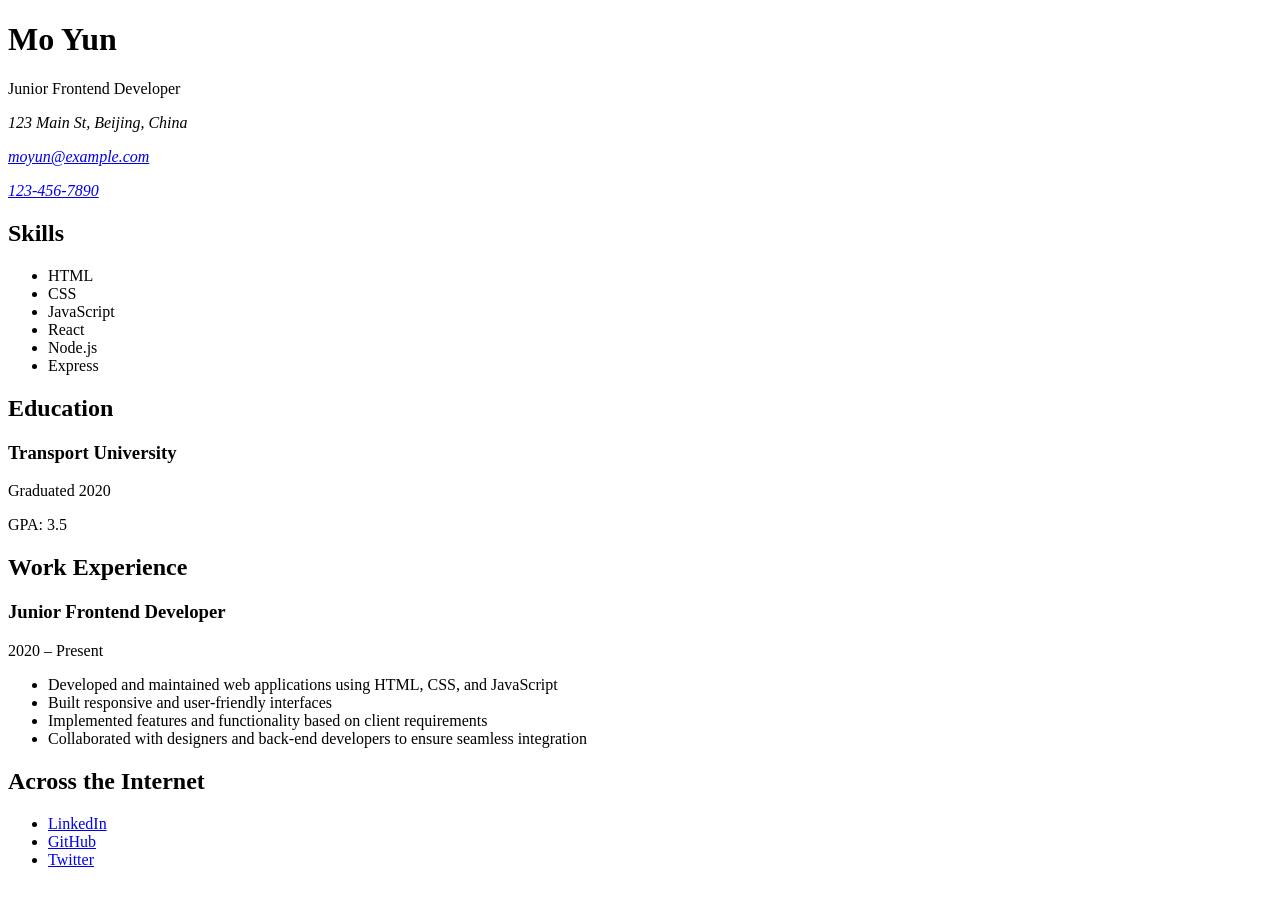
<file: frontend-projects/beginner/01-single-page-cv/index.html>
<!DOCTYPE html>
<html lang="en">
<head>
    <meta charset="UTF-8">
    <meta name="viewport" content="width=device-width, initial-scale=1.0">

    <title>Mo Yun — Junior Frontend Developer</title>
    <meta name="description" content="Single-page CV of Mo Yun, a frontend developer: skills, education, work experience and links.">
    <meta name="author" content="Mo Yun">

    <!-- Open Graph：社交分享卡片。og:url / og:image 协议要求绝对地址，等有部署域名再补 -->
    <meta property="og:title" content="Mo Yun — Junior Frontend Developer">
    <meta property="og:description" content="Frontend developer CV: skills, education and work experience.">
    <meta property="og:type" content="profile">
    <meta property="og:site_name" content="Mo Yun — CV">

    <link rel="icon" href="favicon.svg" type="image/svg+xml">
</head>
<body>
    <header>
        <h1>Mo Yun</h1>
        <p>Junior Frontend Developer</p>
        <address>
            <p>123 Main St, Beijing, China</p>
            <p><a href="mailto:moyun@example.com">moyun@example.com</a></p>
            <p><a href="tel:+861234567890">123-456-7890</a></p>
        </address>
    </header>

    <main>
        <section>
            <h2>Skills</h2>
            <ul>
                <li>HTML</li>
                <li>CSS</li>
                <li>JavaScript</li>
                <li>React</li>
                <li>Node.js</li>
                <li>Express</li>
            </ul>
        </section>

        <section>
            <h2>Education</h2>
            <article>
                <h3>Transport University</h3>
                <p>Graduated <time datetime="2020">2020</time></p>
                <p>GPA: 3.5</p>
            </article>
        </section>

        <section>
            <h2>Work Experience</h2>
            <article>
                <h3>Junior Frontend Developer</h3>
                <p><time datetime="2020">2020</time> – Present</p>
                <ul>
                    <li>Developed and maintained web applications using HTML, CSS, and JavaScript</li>
                    <li>Built responsive and user-friendly interfaces</li>
                    <li>Implemented features and functionality based on client requirements</li>
                    <li>Collaborated with designers and back-end developers to ensure seamless integration</li>
                </ul>
            </article>
        </section>

        <section>
            <h2>Across the Internet</h2>
            <ul>
                <li><a href="https://www.linkedin.com/in/moyun">LinkedIn</a></li>
                <li><a href="https://github.com/moyun">GitHub</a></li>
                <li><a href="https://twitter.com/moyun">Twitter</a></li>
            </ul>
        </section>
    </main>
</body>
</html>
</file>
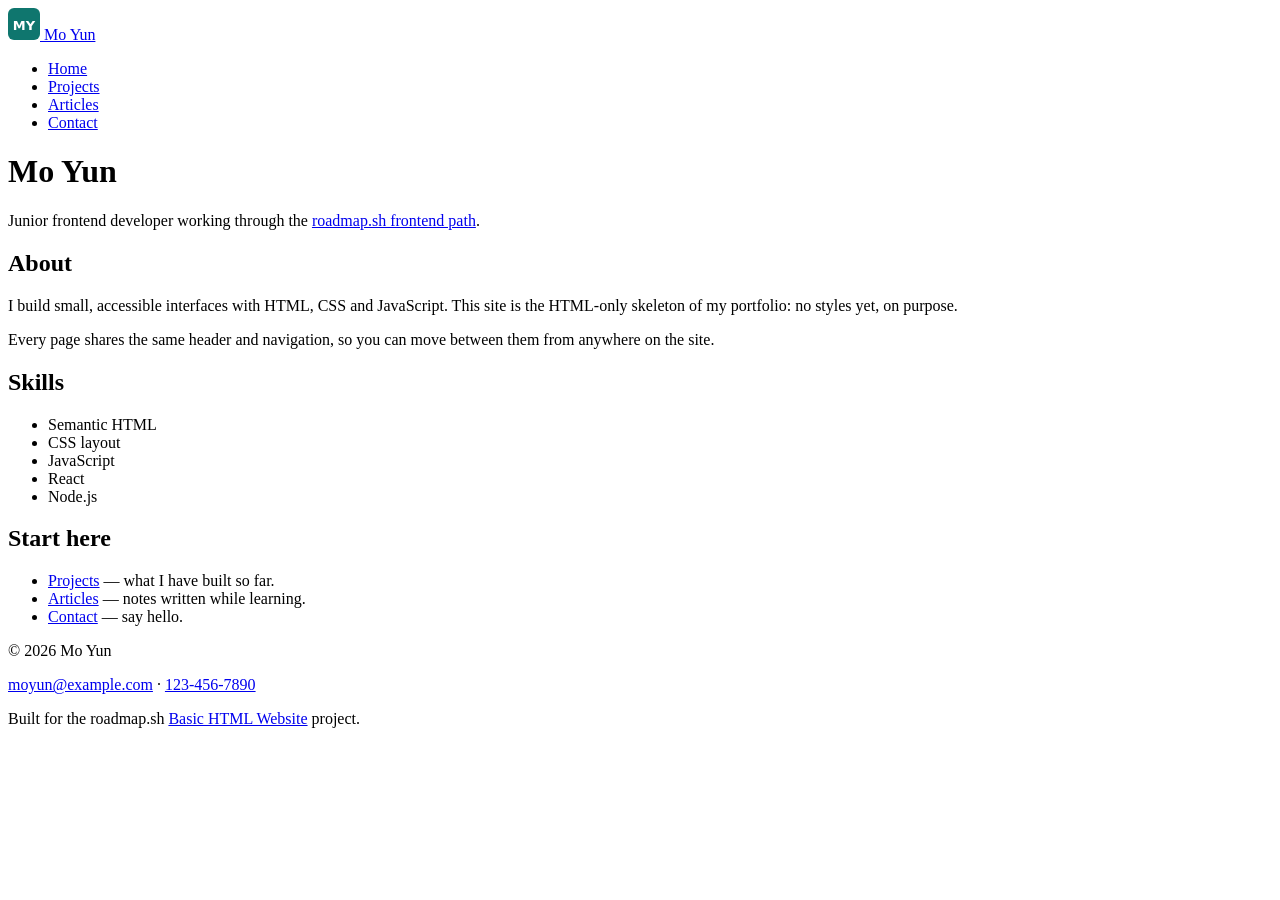
<file: frontend-projects/beginner/02-basic-html-website/index.html>
<!DOCTYPE html>
<html lang="en">
<head>
    <meta charset="UTF-8">
    <meta name="viewport" content="width=device-width, initial-scale=1.0">

    <title>Mo Yun — Junior Frontend Developer</title>
    <meta name="description" content="Mo Yun, junior frontend developer. Projects and notes from the roadmap.sh frontend path, built with plain HTML.">
    <meta name="author" content="Mo Yun">

    <meta property="og:title" content="Mo Yun — Junior Frontend Developer">
    <meta property="og:description" content="Projects and notes from the roadmap.sh frontend path.">
    <meta property="og:type" content="website">
    <meta property="og:site_name" content="Mo Yun">

    <link rel="icon" href="favicon.svg" type="image/svg+xml">
</head>
<body>
    <header>
        <a href="./index.html">
            <img src="favicon.svg" width="32" height="32" alt="">
            Mo Yun
        </a>
        <nav aria-label="Main">
            <ul>
                <li><a href="./index.html" aria-current="page">Home</a></li>
                <li><a href="./projects.html">Projects</a></li>
                <li><a href="./articles.html">Articles</a></li>
                <li><a href="./contact.html">Contact</a></li>
            </ul>
        </nav>
    </header>

    <main>
        <h1>Mo Yun</h1>
        <p>Junior frontend developer working through the <a href="https://roadmap.sh/frontend">roadmap.sh frontend path</a>.</p>

        <section>
            <h2>About</h2>
            <p>I build small, accessible interfaces with HTML, CSS and JavaScript. This site is the HTML-only skeleton of my portfolio: no styles yet, on purpose.</p>
            <p>Every page shares the same header and navigation, so you can move between them from anywhere on the site.</p>
        </section>

        <section>
            <h2>Skills</h2>
            <ul>
                <li>Semantic HTML</li>
                <li>CSS layout</li>
                <li>JavaScript</li>
                <li>React</li>
                <li>Node.js</li>
            </ul>
        </section>

        <section>
            <h2>Start here</h2>
            <ul>
                <li><a href="./projects.html">Projects</a> — what I have built so far.</li>
                <li><a href="./articles.html">Articles</a> — notes written while learning.</li>
                <li><a href="./contact.html">Contact</a> — say hello.</li>
            </ul>
        </section>
    </main>

    <footer>
        <p>© 2026 Mo Yun</p>
        <p><a href="mailto:moyun@example.com">moyun@example.com</a> · <a href="tel:+861234567890">123-456-7890</a></p>
        <p>Built for the roadmap.sh <a href="https://roadmap.sh/projects/basic-html-website">Basic HTML Website</a> project.</p>
    </footer>
</body>
</html>
</file>
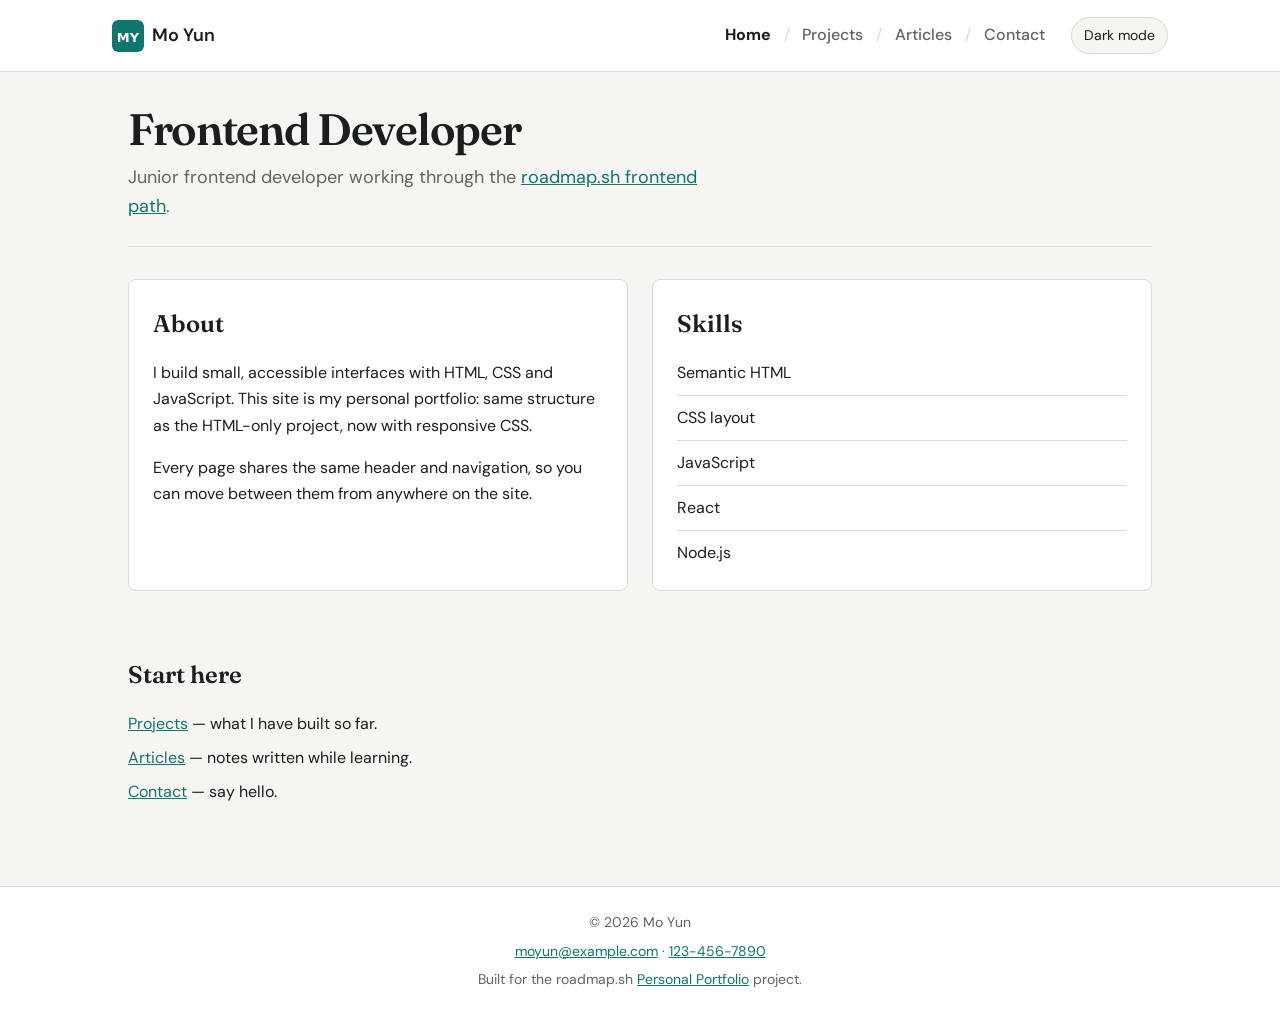
<file: frontend-projects/beginner/03-portfolio-website/index.html>
<!DOCTYPE html>
<html lang="en">
<head>
    <meta charset="UTF-8">
    <meta name="viewport" content="width=device-width, initial-scale=1.0">

    <title>Mo Yun — Junior Frontend Developer</title>
    <meta name="description" content="Mo Yun, junior frontend developer. Projects and notes from the roadmap.sh frontend path.">
    <meta name="author" content="Mo Yun">

    <meta property="og:title" content="Mo Yun — Junior Frontend Developer">
    <meta property="og:description" content="Projects and notes from the roadmap.sh frontend path.">
    <meta property="og:type" content="website">
    <meta property="og:site_name" content="Mo Yun">

    <link rel="icon" href="favicon.svg" type="image/svg+xml">
    <link rel="preconnect" href="https://fonts.googleapis.com">
    <link rel="preconnect" href="https://fonts.gstatic.com" crossorigin>
    <link href="https://fonts.googleapis.com/css2?family=DM+Sans:ital,opsz,wght@0,9..40,400;0,9..40,500;0,9..40,600;0,9..40,700;1,9..40,400&family=Fraunces:opsz,wght@9..144,600&display=swap" rel="stylesheet">
    <link rel="stylesheet" href="./styles.css">
    <script src="./theme.js" defer></script>
</head>
<body>
    <header class="site-header">
        <a href="./index.html" class="brand">
            <img src="favicon.svg" width="32" height="32" alt="">
            <span>Mo Yun</span>
        </a>
        <nav aria-label="Main" class="site-nav">
            <ul>
                <li><a href="./index.html" aria-current="page">Home</a></li>
                <li><a href="./projects.html">Projects</a></li>
                <li><a href="./articles.html">Articles</a></li>
                <li><a href="./contact.html">Contact</a></li>
            </ul>
        </nav>
        <button type="button" class="theme-toggle" id="theme-toggle" aria-pressed="false">Dark mode</button>
    </header>

    <main class="site-main">
        <section class="hero">
            <h1>Frontend Developer</h1>
            <p>Junior frontend developer working through the <a href="https://roadmap.sh/frontend">roadmap.sh frontend path</a>.</p>
        </section>

        <div class="home-grid">
            <section class="section panel">
                <h2>About</h2>
                <p>I build small, accessible interfaces with HTML, CSS and JavaScript. This site is my personal portfolio: same structure as the HTML-only project, now with responsive CSS.</p>
                <p>Every page shares the same header and navigation, so you can move between them from anywhere on the site.</p>
            </section>

            <section class="section panel">
                <h2>Skills</h2>
                <ul class="skills-list">
                    <li>Semantic HTML</li>
                    <li>CSS layout</li>
                    <li>JavaScript</li>
                    <li>React</li>
                    <li>Node.js</li>
                </ul>
            </section>
        </div>

        <section class="section">
            <h2>Start here</h2>
            <ul class="start-list">
                <li><a href="./projects.html">Projects</a> — what I have built so far.</li>
                <li><a href="./articles.html">Articles</a> — notes written while learning.</li>
                <li><a href="./contact.html">Contact</a> — say hello.</li>
            </ul>
        </section>
    </main>

    <footer class="site-footer">
        <p>© 2026 Mo Yun</p>
        <p><a href="mailto:moyun@example.com">moyun@example.com</a> · <a href="tel:+861234567890">123-456-7890</a></p>
        <p>Built for the roadmap.sh <a href="https://roadmap.sh/projects/portfolio-website">Personal Portfolio</a> project.</p>
    </footer>
</body>
</html>
</file>
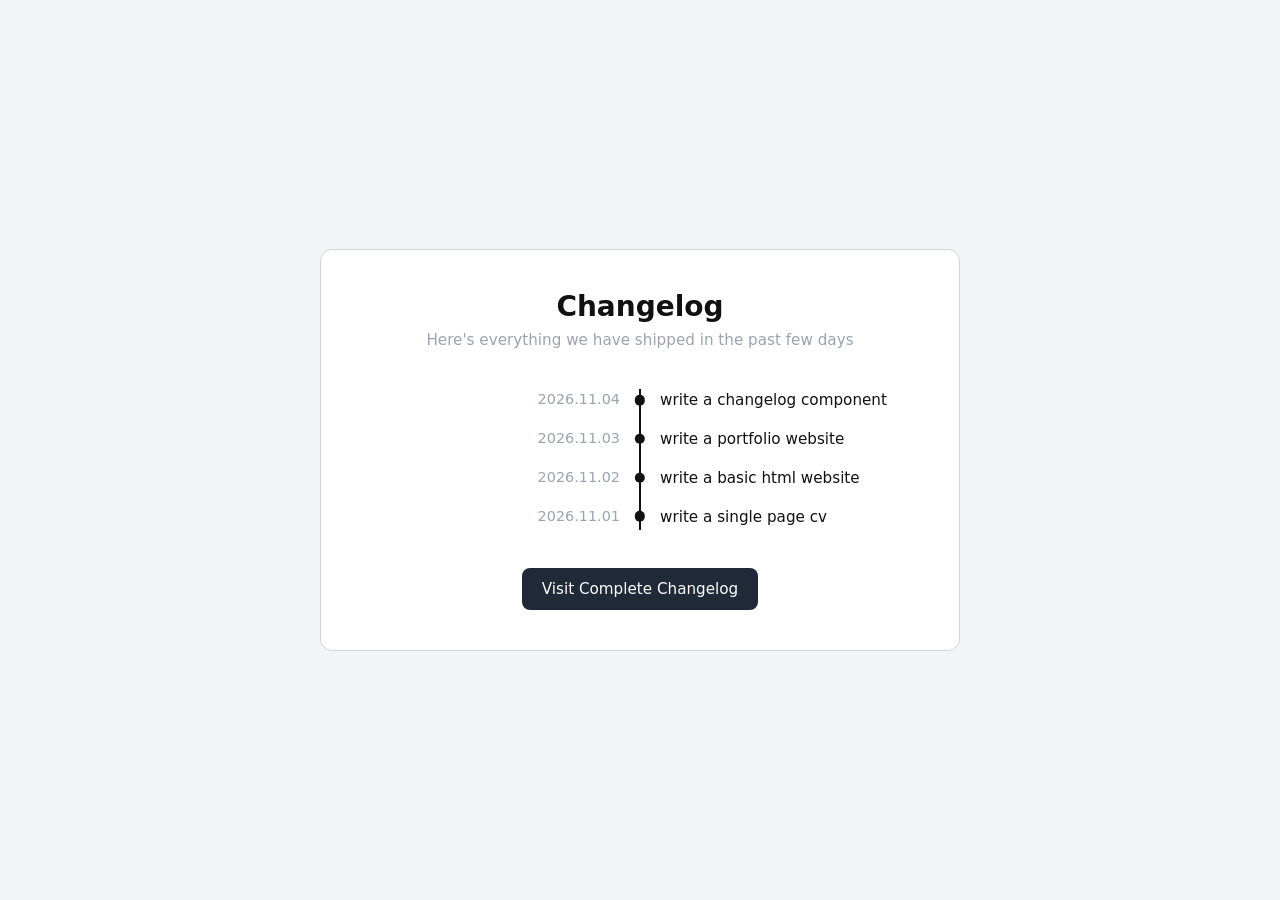
<file: frontend-projects/beginner/04-changelog-component/index.html>
<!DOCTYPE html>
<html lang="en">
<head>
  <meta charset="UTF-8">
  <meta name="viewport" content="width=device-width, initial-scale=1.0">
  <title>Changelog Component</title>
  <link rel="stylesheet" href="style.css">
</head>
<body>
  <!-- 可嵌入的组件根：样式都挂在这里，别绑死在 body 上 -->
  <section class="changelog" aria-labelledby="changelog-title">
    <header class="changelog_header">
      <h1 id="changelog-title">Changelog</h1>
      <p class="changelog_subtitle">
        Here's everything we have shipped in the past few days
      </p>
    </header>

    <ol class="changelog_list">
        <li class="changelog_item">
            <time class="changelog_date" datetime="2026-11-04">2026.11.04</time>
            <p class="changelog_text">write a changelog component</p>
          </li>
        <li class="changelog_item">
            <time class="changelog_date" datetime="2026-11-03">2026.11.03</time>
            <p class="changelog_text">write a portfolio website</p>
          </li>
          <li class="changelog_item">
            <time class="changelog_date" datetime="2026-11-02">2026.11.02</time>
            <p class="changelog_text">write a basic html website</p>
          </li>
      <li class="changelog_item">
        <time class="changelog_date" datetime="2026-11-01">2026.11.01</time>
        <p class="changelog_text">write a single page cv</p>
      </li>
    </ol>

    <p class="changelog_footer">
      <a class="changelog_button" href="#">Visit Complete Changelog</a>
    </p>
  </section>
</body>
</html>
</file>
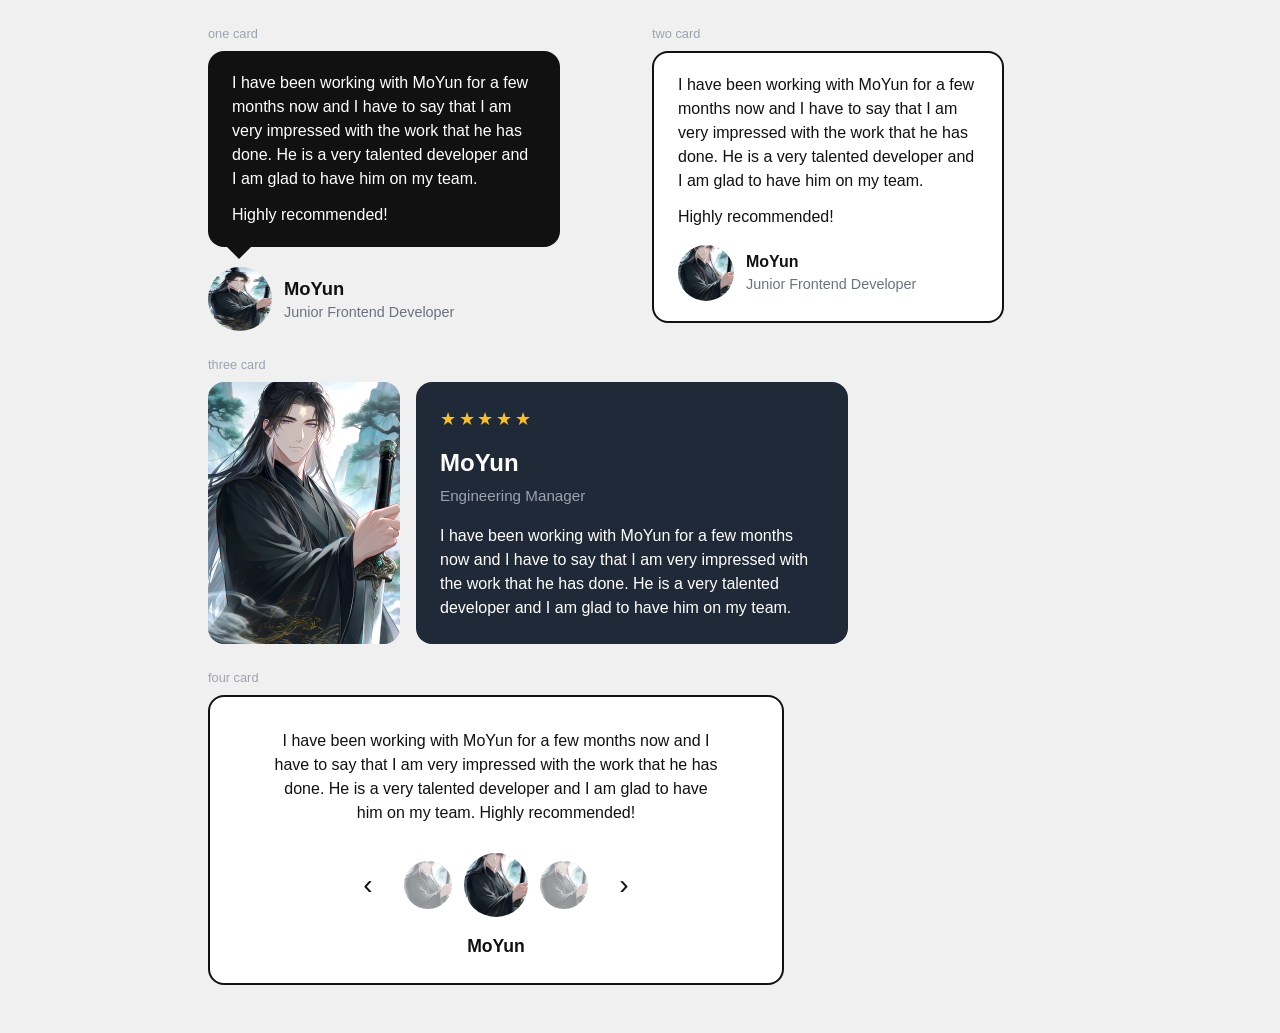
<file: frontend-projects/beginner/05-testimonial-cards/index.html>
<!DOCTYPE html>
<html lang="en">
<head>
  <meta charset="UTF-8">
  <meta name="viewport" content="width=device-width, initial-scale=1.0">
  <title>Testimonial Cards</title>
  <link rel="stylesheet" href="style.css">
</head>
<body>
  <main class="gallery">
    <!-- 1. 气泡卡 -->
    <section class="card-bubble-wrap">
      <p class="section-label">one card</p>
      <div class="card-bubble">
        <div class="card-bubble-quote">
          <p>
            I have been working with MoYun for a few months now and I have to say
            that I am very impressed with the work that he has done. He is a very
            talented developer and I am glad to have him on my team.
          </p>
          <p>Highly recommended!</p>
        </div>
        <div class="card-bubble-person">
          <img
            class="card-bubble-avatar"
            src="./image.png"
            width="64"
            height="64"
            alt=""
          >
          <div>
            <p class="card-bubble-name">MoYun</p>
            <p class="card-bubble-role">Junior Frontend Developer</p>
          </div>
        </div>
      </div>
    </section>

    <!-- 2. 描边卡 -->
    <section class="card-border-wrap">
      <p class="section-label">two card</p>
      <article class="card-border">
        <div class="card-border-quote">
          <p>
            I have been working with MoYun for a few months now and I have to say
            that I am very impressed with the work that he has done. He is a very
            talented developer and I am glad to have him on my team.
          </p>
          <p>Highly recommended!</p>
        </div>
        <footer class="card-border-person">
          <img
            class="card-border-avatar"
            src="./image.png"
            width="56"
            height="56"
            alt=""
          >
          <div>
            <p class="card-border-name">MoYun</p>
            <p class="card-border-role">Junior Frontend Developer</p>
          </div>
        </footer>
      </article>
    </section>

    <!-- 3. 图文并排 -->
    <section class="card-split-wrap">
      <p class="section-label">three card</p>
      <article class="card-split">
        <!-- 外包一层：Flex 真正拉伸的是这个盒子；img 自己有固有比例，直接 stretch 常失效 -->
        <div class="card-split-media">
          <img
            class="card-split-photo"
            src="./image.png"
            width="240"
            height="240"
            alt=""
          >
        </div>
        <div class="card-split-panel">
          <p class="card-split-stars" role="img" aria-label="5 out of 5 stars">★★★★★</p>
          <p class="card-split-name">MoYun</p>
          <p class="card-split-role">Engineering Manager</p>
          <p class="card-split-quote">
            I have been working with MoYun for a few months now and I have to say
            that I am very impressed with the work that he has done. He is a very
            talented developer and I am glad to have him on my team.
          </p>
        </div>
      </article>
    </section>

    <!-- 4. 轮播静态帧 -->
    <section class="card-carousel-wrap">
      <p class="section-label">four card</p>
      <article class="card-carousel">
        <p class="card-carousel-quote">
          I have been working with MoYun for a few months now and I have to say
          that I am very impressed with the work that he has done. He is a very
          talented developer and I am glad to have him on my team. Highly
          recommended!
        </p>

        <div class="card-carousel-nav">
          <button
            type="button"
            class="card-carousel-arrow"
            aria-label="Previous testimonial"
          >
            ‹
          </button>

          <div class="card-carousel-avatars">
            <img
              class="card-carousel-avatar"
              src="./image.png"
              width="48"
              height="48"
              alt=""
            >
            <img
              class="card-carousel-avatar card-carousel-avatar-active"
              src="./image.png"
              width="64"
              height="64"
              alt=""
            >
            <img
              class="card-carousel-avatar"
              src="./image.png"
              width="48"
              height="48"
              alt=""
            >
          </div>

          <button
            type="button"
            class="card-carousel-arrow"
            aria-label="Next testimonial"
          >
            ›
          </button>
        </div>

        <p class="card-carousel-name">MoYun</p>
      </article>
    </section>
  </main>
</body>
</html>
</file>
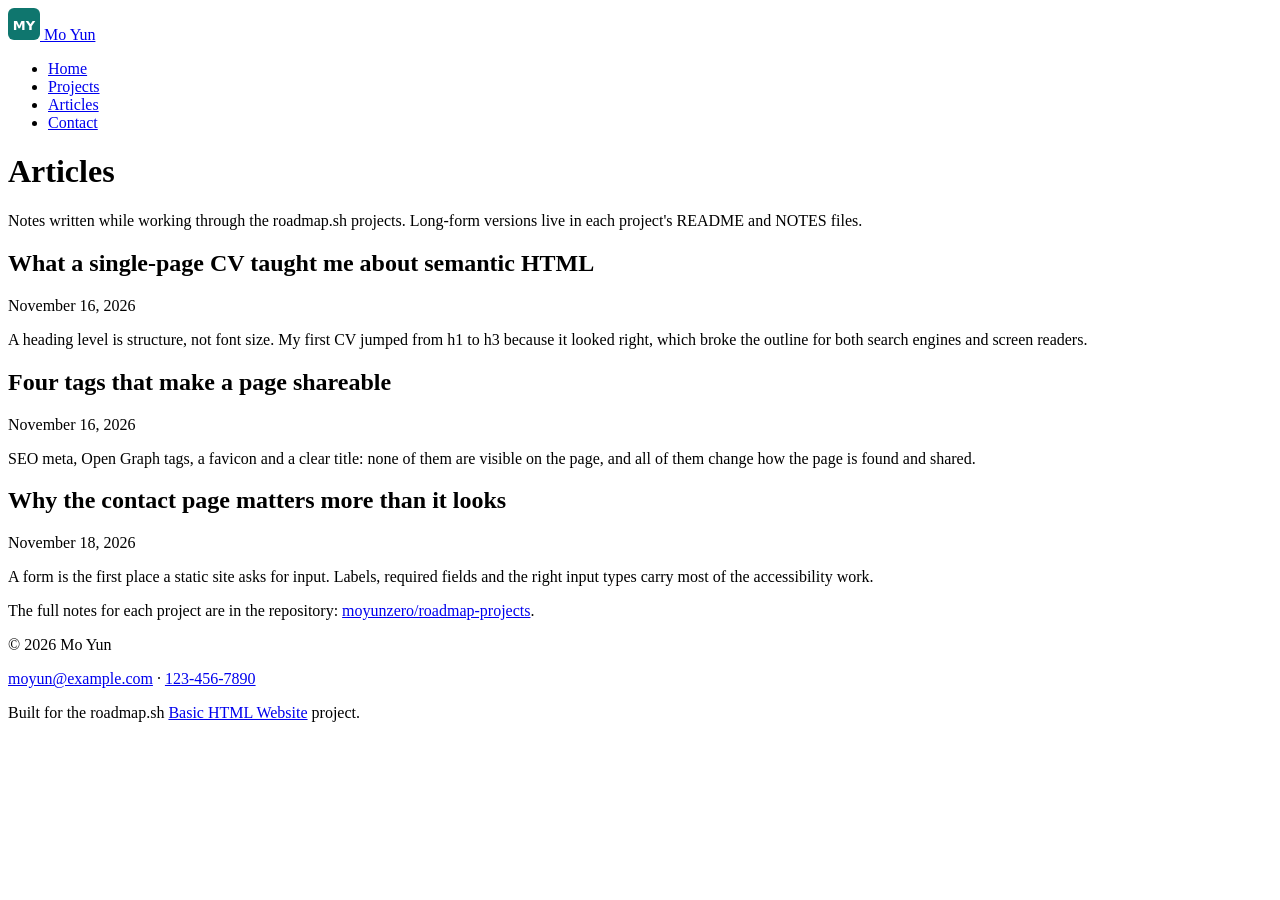
<file: frontend-projects/beginner/02-basic-html-website/articles.html>
<!DOCTYPE html>
<html lang="en">
<head>
    <meta charset="UTF-8">
    <meta name="viewport" content="width=device-width, initial-scale=1.0">

    <title>Articles — Mo Yun</title>
    <meta name="description" content="Short notes about HTML, accessibility and the roadmap.sh frontend projects, written while building them.">
    <meta name="author" content="Mo Yun">

    <meta property="og:title" content="Articles — Mo Yun">
    <meta property="og:description" content="Notes about HTML, accessibility and the roadmap.sh frontend projects.">
    <meta property="og:type" content="website">
    <meta property="og:site_name" content="Mo Yun">

    <link rel="icon" href="favicon.svg" type="image/svg+xml">
</head>
<body>
    <header>
        <a href="./index.html">
            <img src="favicon.svg" width="32" height="32" alt="">
            Mo Yun
        </a>
        <nav aria-label="Main">
            <ul>
                <li><a href="./index.html">Home</a></li>
                <li><a href="./projects.html">Projects</a></li>
                <li><a href="./articles.html" aria-current="page">Articles</a></li>
                <li><a href="./contact.html">Contact</a></li>
            </ul>
        </nav>
    </header>

    <main>
        <h1>Articles</h1>
        <p>Notes written while working through the roadmap.sh projects. Long-form versions live in each project's README and NOTES files.</p>

        <article>
            <h2>What a single-page CV taught me about semantic HTML</h2>
            <p><time datetime="2026-11-16">November 16, 2026</time></p>
            <p>A heading level is structure, not font size. My first CV jumped from h1 to h3 because it looked right, which broke the outline for both search engines and screen readers.</p>
        </article>

        <article>
            <h2>Four tags that make a page shareable</h2>
            <p><time datetime="2026-11-16">November 16, 2026</time></p>
            <p>SEO meta, Open Graph tags, a favicon and a clear title: none of them are visible on the page, and all of them change how the page is found and shared.</p>
        </article>

        <article>
            <h2>Why the contact page matters more than it looks</h2>
            <p><time datetime="2026-11-18">November 18, 2026</time></p>
            <p>A form is the first place a static site asks for input. Labels, required fields and the right input types carry most of the accessibility work.</p>
        </article>

        <p>The full notes for each project are in the repository: <a href="https://github.com/moyunzero/roadmap-projects">moyunzero/roadmap-projects</a>.</p>
    </main>

    <footer>
        <p>© 2026 Mo Yun</p>
        <p><a href="mailto:moyun@example.com">moyun@example.com</a> · <a href="tel:+861234567890">123-456-7890</a></p>
        <p>Built for the roadmap.sh <a href="https://roadmap.sh/projects/basic-html-website">Basic HTML Website</a> project.</p>
    </footer>
</body>
</html>
</file>
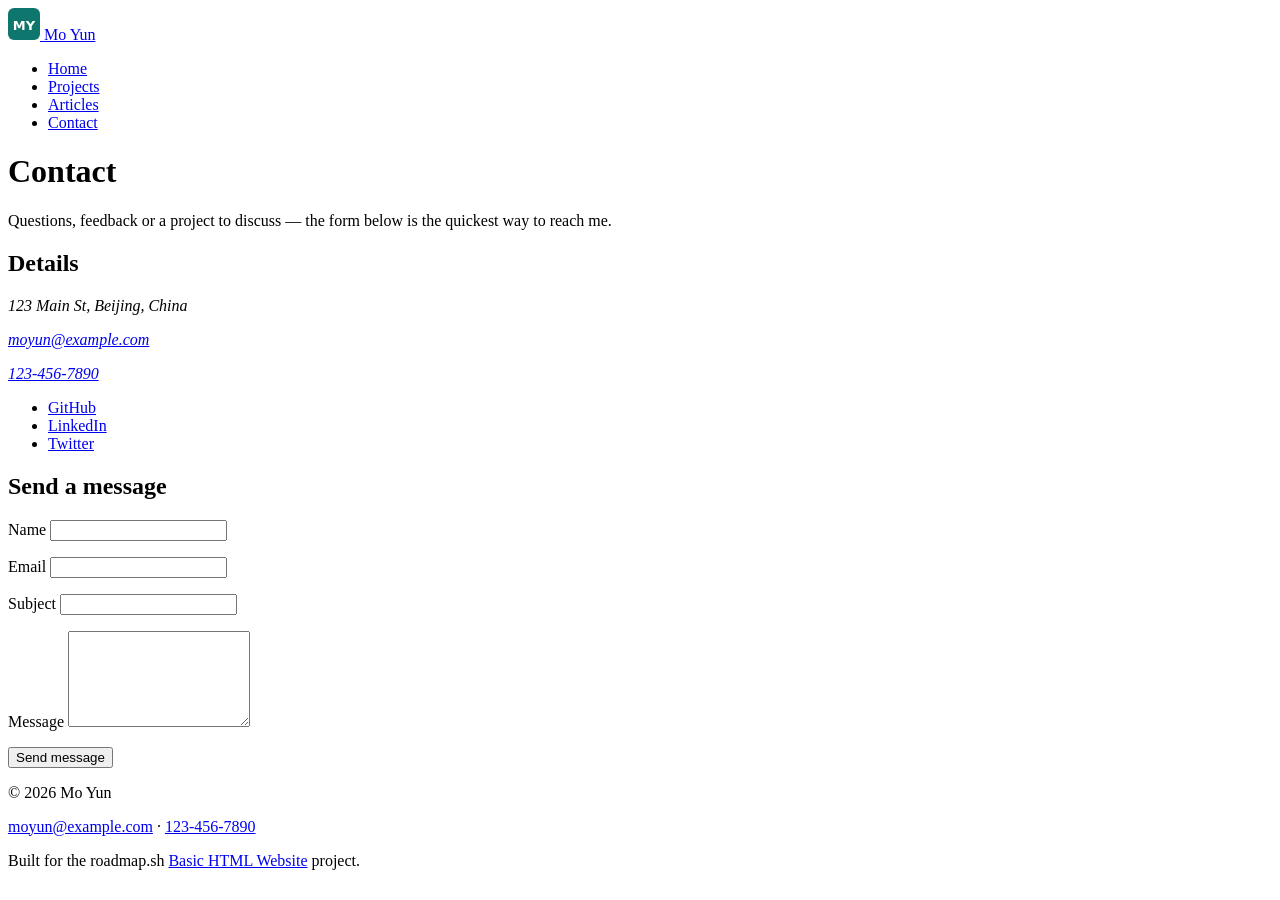
<file: frontend-projects/beginner/02-basic-html-website/contact.html>
<!DOCTYPE html>
<html lang="en">
<head>
    <meta charset="UTF-8">
    <meta name="viewport" content="width=device-width, initial-scale=1.0">

    <title>Contact — Mo Yun</title>
    <meta name="description" content="Get in touch with Mo Yun: email, phone, social links, or send a message with the contact form.">
    <meta name="author" content="Mo Yun">

    <meta property="og:title" content="Contact — Mo Yun">
    <meta property="og:description" content="Email, phone, social links, and a contact form.">
    <meta property="og:type" content="website">
    <meta property="og:site_name" content="Mo Yun">

    <link rel="icon" href="favicon.svg" type="image/svg+xml">
</head>
<body>
    <header>
        <a href="./index.html">
            <img src="favicon.svg" width="32" height="32" alt="">
            Mo Yun
        </a>
        <nav aria-label="Main">
            <ul>
                <li><a href="./index.html">Home</a></li>
                <li><a href="./projects.html">Projects</a></li>
                <li><a href="./articles.html">Articles</a></li>
                <li><a href="./contact.html" aria-current="page">Contact</a></li>
            </ul>
        </nav>
    </header>

    <main>
        <h1>Contact</h1>
        <p>Questions, feedback or a project to discuss — the form below is the quickest way to reach me.</p>

        <section>
            <h2>Details</h2>
            <address>
                <p>123 Main St, Beijing, China</p>
                <p><a href="mailto:moyun@example.com">moyun@example.com</a></p>
                <p><a href="tel:+861234567890">123-456-7890</a></p>
            </address>
            <ul>
                <li><a href="https://github.com/moyunzero">GitHub</a></li>
                <li><a href="https://www.linkedin.com/in/moyun">LinkedIn</a></li>
                <li><a href="https://twitter.com/moyun">Twitter</a></li>
            </ul>
        </section>

        <section>
            <h2>Send a message</h2>
            <form action="#" method="post">
                <p>
                    <label for="name">Name</label>
                    <input type="text" id="name" name="name" autocomplete="name" required>
                </p>
                <p>
                    <label for="email">Email</label>
                    <input type="email" id="email" name="email" autocomplete="email" required>
                </p>
                <p>
                    <label for="subject">Subject</label>
                    <input type="text" id="subject" name="subject">
                </p>
                <p>
                    <label for="message">Message</label>
                    <textarea id="message" name="message" rows="6" required></textarea>
                </p>
                <p>
                    <button type="submit">Send message</button>
                </p>
            </form>
        </section>
    </main>

    <footer>
        <p>© 2026 Mo Yun</p>
        <p><a href="mailto:moyun@example.com">moyun@example.com</a> · <a href="tel:+861234567890">123-456-7890</a></p>
        <p>Built for the roadmap.sh <a href="https://roadmap.sh/projects/basic-html-website">Basic HTML Website</a> project.</p>
    </footer>
</body>
</html>
</file>
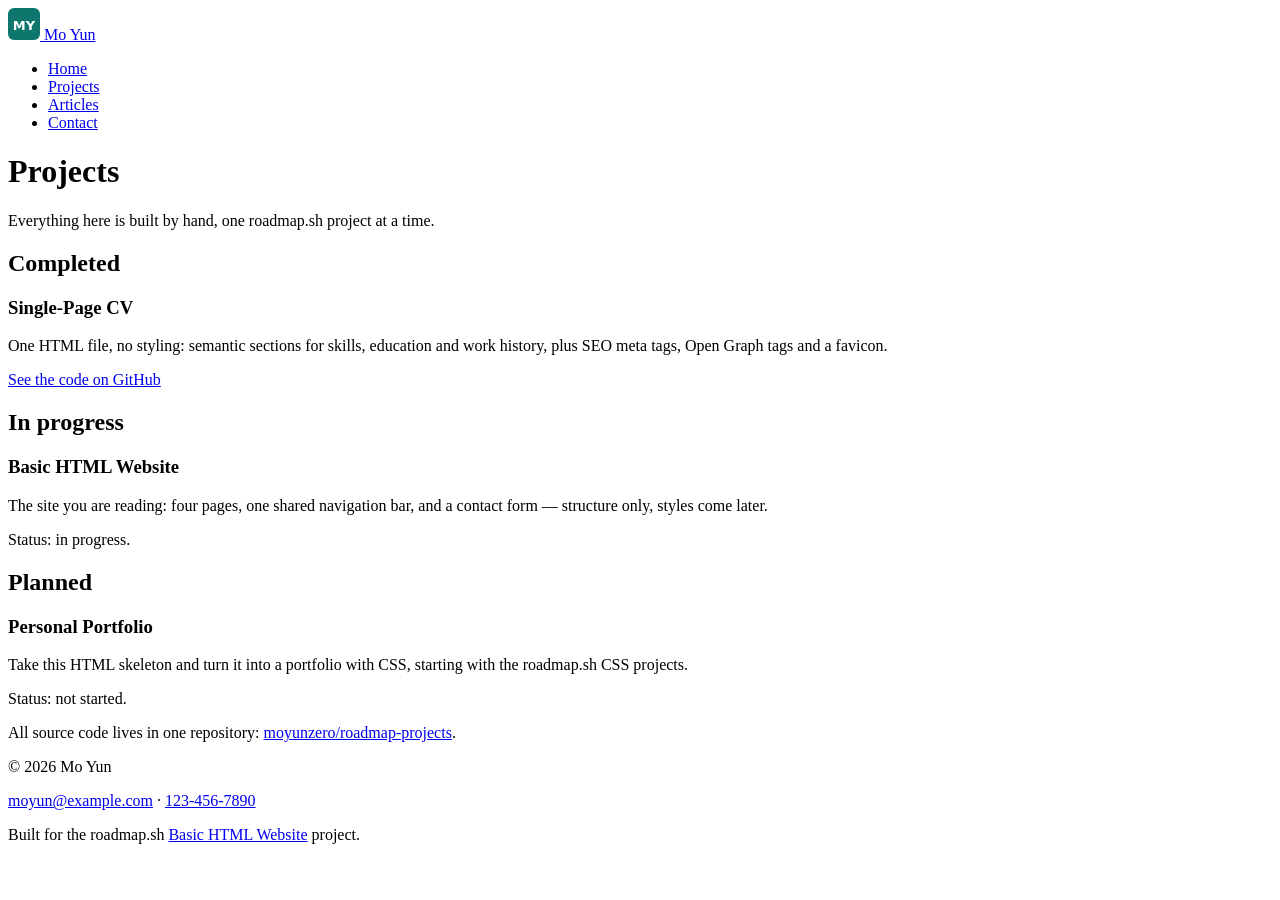
<file: frontend-projects/beginner/02-basic-html-website/projects.html>
<!DOCTYPE html>
<html lang="en">
<head>
    <meta charset="UTF-8">
    <meta name="viewport" content="width=device-width, initial-scale=1.0">

    <title>Projects — Mo Yun</title>
    <meta name="description" content="Frontend projects built while working through the roadmap.sh frontend path: a single-page CV, this multi-page site, and more.">
    <meta name="author" content="Mo Yun">

    <meta property="og:title" content="Projects — Mo Yun">
    <meta property="og:description" content="Frontend projects built while working through the roadmap.sh frontend path.">
    <meta property="og:type" content="website">
    <meta property="og:site_name" content="Mo Yun">

    <link rel="icon" href="favicon.svg" type="image/svg+xml">
</head>
<body>
    <header>
        <a href="./index.html">
            <img src="favicon.svg" width="32" height="32" alt="">
            Mo Yun
        </a>
        <nav aria-label="Main">
            <ul>
                <li><a href="./index.html">Home</a></li>
                <li><a href="./projects.html" aria-current="page">Projects</a></li>
                <li><a href="./articles.html">Articles</a></li>
                <li><a href="./contact.html">Contact</a></li>
            </ul>
        </nav>
    </header>

    <main>
        <h1>Projects</h1>
        <p>Everything here is built by hand, one roadmap.sh project at a time.</p>

        <section>
            <h2>Completed</h2>

            <article>
                <h3>Single-Page CV</h3>
                <p>One HTML file, no styling: semantic sections for skills, education and work history, plus SEO meta tags, Open Graph tags and a favicon.</p>
                <p>
                    <a href="https://github.com/moyunzero/roadmap-projects/tree/main/frontend-projects/beginner/01-single-page-cv">See the code on GitHub</a>
                </p>
            </article>
        </section>

        <section>
            <h2>In progress</h2>

            <article>
                <h3>Basic HTML Website</h3>
                <p>The site you are reading: four pages, one shared navigation bar, and a contact form — structure only, styles come later.</p>
                <p>Status: in progress.</p>
            </article>
        </section>

        <section>
            <h2>Planned</h2>

            <article>
                <h3>Personal Portfolio</h3>
                <p>Take this HTML skeleton and turn it into a portfolio with CSS, starting with the roadmap.sh CSS projects.</p>
                <p>Status: not started.</p>
            </article>
        </section>

        <p>All source code lives in one repository: <a href="https://github.com/moyunzero/roadmap-projects">moyunzero/roadmap-projects</a>.</p>
    </main>

    <footer>
        <p>© 2026 Mo Yun</p>
        <p><a href="mailto:moyun@example.com">moyun@example.com</a> · <a href="tel:+861234567890">123-456-7890</a></p>
        <p>Built for the roadmap.sh <a href="https://roadmap.sh/projects/basic-html-website">Basic HTML Website</a> project.</p>
    </footer>
</body>
</html>
</file>
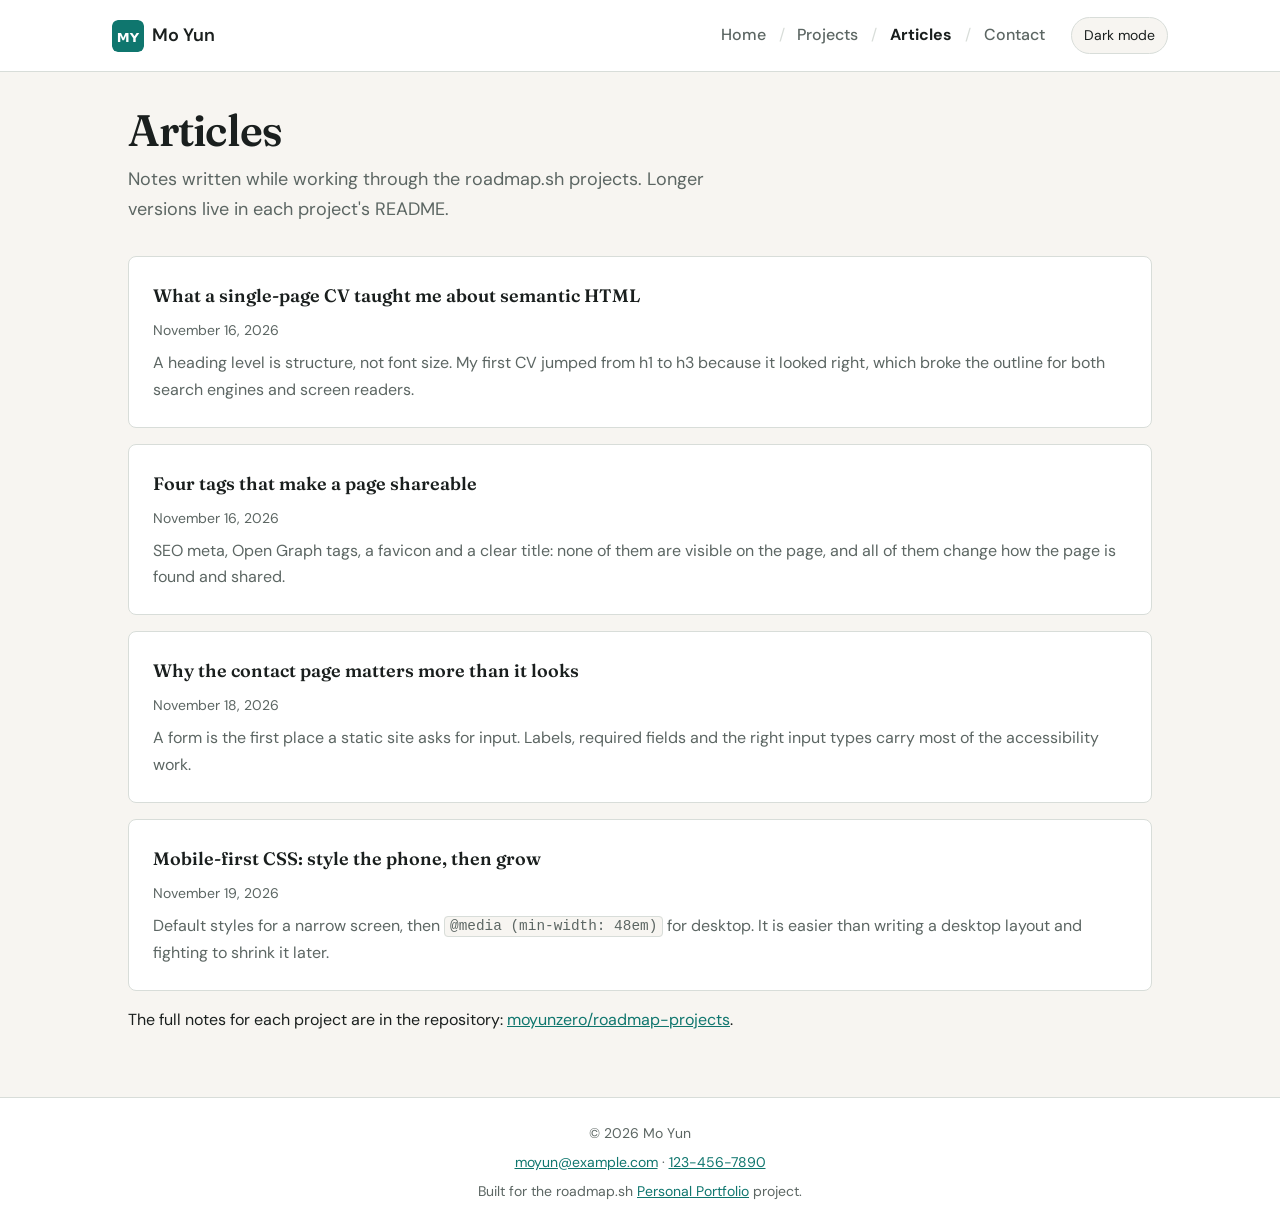
<file: frontend-projects/beginner/03-portfolio-website/articles.html>
<!DOCTYPE html>
<html lang="en">
<head>
    <meta charset="UTF-8">
    <meta name="viewport" content="width=device-width, initial-scale=1.0">

    <title>Articles — Mo Yun</title>
    <meta name="description" content="Short notes about HTML, CSS, accessibility and the roadmap.sh frontend projects, written while building them.">
    <meta name="author" content="Mo Yun">

    <meta property="og:title" content="Articles — Mo Yun">
    <meta property="og:description" content="Notes about HTML, CSS, accessibility and the roadmap.sh frontend projects.">
    <meta property="og:type" content="website">
    <meta property="og:site_name" content="Mo Yun">

    <link rel="icon" href="favicon.svg" type="image/svg+xml">
    <link rel="preconnect" href="https://fonts.googleapis.com">
    <link rel="preconnect" href="https://fonts.gstatic.com" crossorigin>
    <link href="https://fonts.googleapis.com/css2?family=DM+Sans:ital,opsz,wght@0,9..40,400;0,9..40,500;0,9..40,600;0,9..40,700;1,9..40,400&family=Fraunces:opsz,wght@9..144,600&display=swap" rel="stylesheet">
    <link rel="stylesheet" href="./styles.css">
    <script src="./theme.js" defer></script>
</head>
<body>
    <header class="site-header">
        <a href="./index.html" class="brand">
            <img src="favicon.svg" width="32" height="32" alt="">
            <span>Mo Yun</span>
        </a>
        <nav aria-label="Main" class="site-nav">
            <ul>
                <li><a href="./index.html">Home</a></li>
                <li><a href="./projects.html">Projects</a></li>
                <li><a href="./articles.html" aria-current="page">Articles</a></li>
                <li><a href="./contact.html">Contact</a></li>
            </ul>
        </nav>
        <button type="button" class="theme-toggle" id="theme-toggle" aria-pressed="false">Dark mode</button>
    </header>

    <main class="site-main">
        <header class="page-intro">
            <h1>Articles</h1>
            <p>Notes written while working through the roadmap.sh projects. Longer versions live in each project's README.</p>
        </header>

        <div class="card-list">
            <article class="card">
                <h2>What a single-page CV taught me about semantic HTML</h2>
                <p class="article-meta"><time datetime="2026-11-16">November 16, 2026</time></p>
                <p>A heading level is structure, not font size. My first CV jumped from h1 to h3 because it looked right, which broke the outline for both search engines and screen readers.</p>
            </article>

            <article class="card">
                <h2>Four tags that make a page shareable</h2>
                <p class="article-meta"><time datetime="2026-11-16">November 16, 2026</time></p>
                <p>SEO meta, Open Graph tags, a favicon and a clear title: none of them are visible on the page, and all of them change how the page is found and shared.</p>
            </article>

            <article class="card">
                <h2>Why the contact page matters more than it looks</h2>
                <p class="article-meta"><time datetime="2026-11-18">November 18, 2026</time></p>
                <p>A form is the first place a static site asks for input. Labels, required fields and the right input types carry most of the accessibility work.</p>
            </article>

            <article class="card">
                <h2>Mobile-first CSS: style the phone, then grow</h2>
                <p class="article-meta"><time datetime="2026-11-19">November 19, 2026</time></p>
                <p>Default styles for a narrow screen, then <code>@media (min-width: 48em)</code> for desktop. It is easier than writing a desktop layout and fighting to shrink it later.</p>
            </article>
        </div>

        <p>The full notes for each project are in the repository: <a href="https://github.com/moyunzero/roadmap-projects">moyunzero/roadmap-projects</a>.</p>
    </main>

    <footer class="site-footer">
        <p>© 2026 Mo Yun</p>
        <p><a href="mailto:moyun@example.com">moyun@example.com</a> · <a href="tel:+861234567890">123-456-7890</a></p>
        <p>Built for the roadmap.sh <a href="https://roadmap.sh/projects/portfolio-website">Personal Portfolio</a> project.</p>
    </footer>
</body>
</html>
</file>
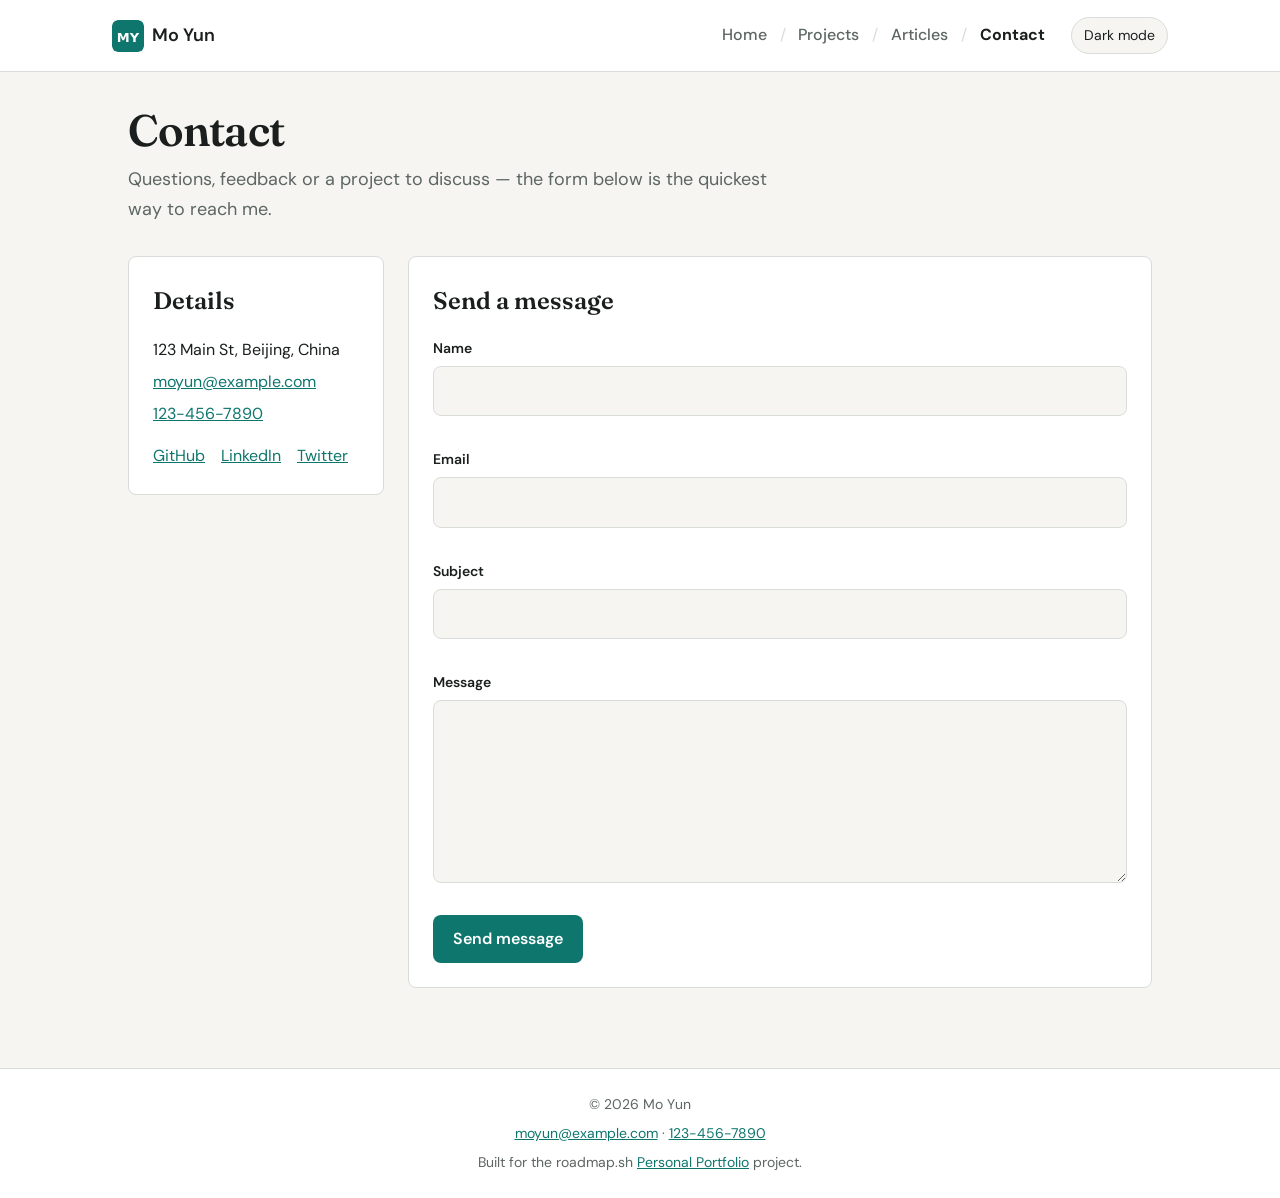
<file: frontend-projects/beginner/03-portfolio-website/contact.html>
<!DOCTYPE html>
<html lang="en">
<head>
    <meta charset="UTF-8">
    <meta name="viewport" content="width=device-width, initial-scale=1.0">

    <title>Contact — Mo Yun</title>
    <meta name="description" content="Get in touch with Mo Yun: email, phone, social links, or send a message with the contact form.">
    <meta name="author" content="Mo Yun">

    <meta property="og:title" content="Contact — Mo Yun">
    <meta property="og:description" content="Email, phone, social links, and a contact form.">
    <meta property="og:type" content="website">
    <meta property="og:site_name" content="Mo Yun">

    <link rel="icon" href="favicon.svg" type="image/svg+xml">
    <link rel="preconnect" href="https://fonts.googleapis.com">
    <link rel="preconnect" href="https://fonts.gstatic.com" crossorigin>
    <link href="https://fonts.googleapis.com/css2?family=DM+Sans:ital,opsz,wght@0,9..40,400;0,9..40,500;0,9..40,600;0,9..40,700;1,9..40,400&family=Fraunces:opsz,wght@9..144,600&display=swap" rel="stylesheet">
    <link rel="stylesheet" href="./styles.css">
    <script src="./theme.js" defer></script>
</head>
<body>
    <header class="site-header">
        <a href="./index.html" class="brand">
            <img src="favicon.svg" width="32" height="32" alt="">
            <span>Mo Yun</span>
        </a>
        <nav aria-label="Main" class="site-nav">
            <ul>
                <li><a href="./index.html">Home</a></li>
                <li><a href="./projects.html">Projects</a></li>
                <li><a href="./articles.html">Articles</a></li>
                <li><a href="./contact.html" aria-current="page">Contact</a></li>
            </ul>
        </nav>
        <button type="button" class="theme-toggle" id="theme-toggle" aria-pressed="false">Dark mode</button>
    </header>

    <main class="site-main">
        <header class="page-intro">
            <h1>Contact</h1>
            <p>Questions, feedback or a project to discuss — the form below is the quickest way to reach me.</p>
        </header>

        <div class="contact-layout">
            <section class="section panel contact-details">
                <h2>Details</h2>
                <address>
                    <p>123 Main St, Beijing, China</p>
                    <p><a href="mailto:moyun@example.com">moyun@example.com</a></p>
                    <p><a href="tel:+861234567890">123-456-7890</a></p>
                </address>
                <ul class="social-list">
                    <li><a href="https://github.com/moyunzero">GitHub</a></li>
                    <li><a href="https://www.linkedin.com/in/moyun">LinkedIn</a></li>
                    <li><a href="https://twitter.com/moyun">Twitter</a></li>
                </ul>
            </section>

            <section class="section panel contact-form-wrap">
                <h2>Send a message</h2>
                <form class="contact-form" action="#" method="post">
                    <p class="field">
                        <label for="name">Name</label>
                        <input type="text" id="name" name="name" autocomplete="name" required>
                    </p>
                    <p class="field">
                        <label for="email">Email</label>
                        <input type="email" id="email" name="email" autocomplete="email" required>
                    </p>
                    <p class="field">
                        <label for="subject">Subject</label>
                        <input type="text" id="subject" name="subject">
                    </p>
                    <p class="field">
                        <label for="message">Message</label>
                        <textarea id="message" name="message" rows="6" required></textarea>
                    </p>
                    <p class="field">
                        <button type="submit" class="btn">Send message</button>
                    </p>
                </form>
            </section>
        </div>
    </main>

    <footer class="site-footer">
        <p>© 2026 Mo Yun</p>
        <p><a href="mailto:moyun@example.com">moyun@example.com</a> · <a href="tel:+861234567890">123-456-7890</a></p>
        <p>Built for the roadmap.sh <a href="https://roadmap.sh/projects/portfolio-website">Personal Portfolio</a> project.</p>
    </footer>
</body>
</html>
</file>
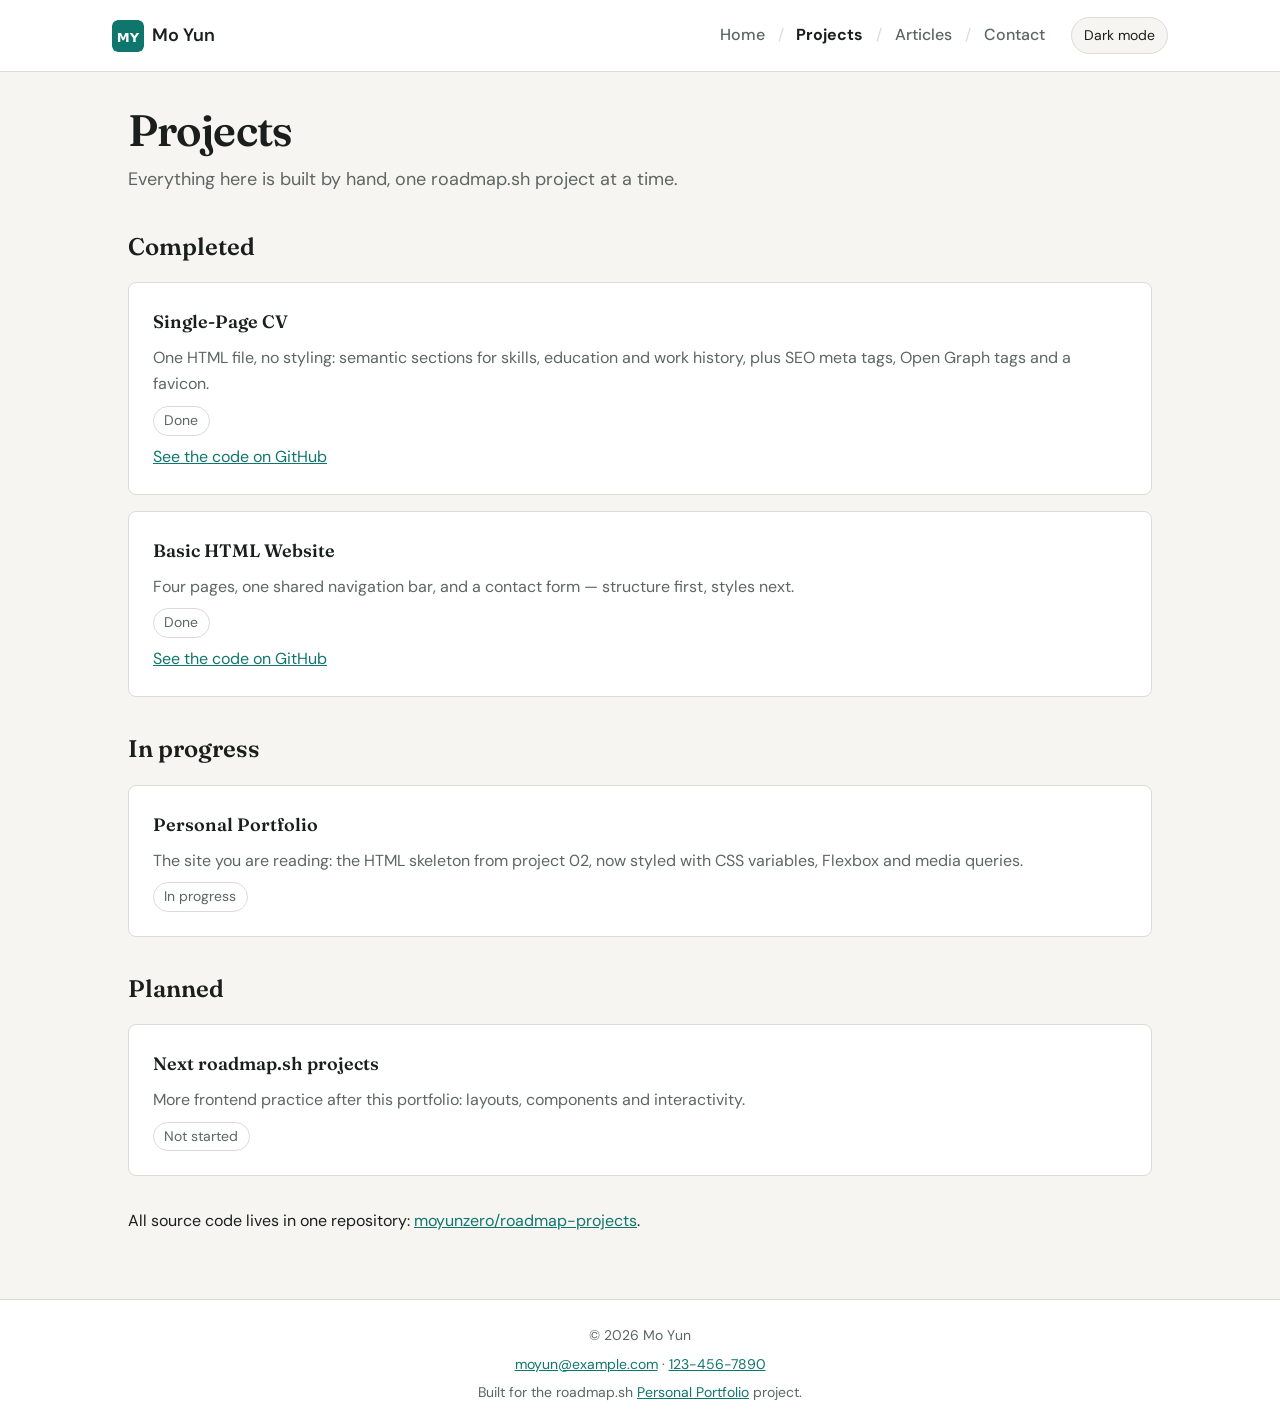
<file: frontend-projects/beginner/03-portfolio-website/projects.html>
<!DOCTYPE html>
<html lang="en">
<head>
    <meta charset="UTF-8">
    <meta name="viewport" content="width=device-width, initial-scale=1.0">

    <title>Projects — Mo Yun</title>
    <meta name="description" content="Frontend projects built while working through the roadmap.sh frontend path: a single-page CV, a multi-page site, and this portfolio.">
    <meta name="author" content="Mo Yun">

    <meta property="og:title" content="Projects — Mo Yun">
    <meta property="og:description" content="Frontend projects built while working through the roadmap.sh frontend path.">
    <meta property="og:type" content="website">
    <meta property="og:site_name" content="Mo Yun">

    <link rel="icon" href="favicon.svg" type="image/svg+xml">
    <link rel="preconnect" href="https://fonts.googleapis.com">
    <link rel="preconnect" href="https://fonts.gstatic.com" crossorigin>
    <link href="https://fonts.googleapis.com/css2?family=DM+Sans:ital,opsz,wght@0,9..40,400;0,9..40,500;0,9..40,600;0,9..40,700;1,9..40,400&family=Fraunces:opsz,wght@9..144,600&display=swap" rel="stylesheet">
    <link rel="stylesheet" href="./styles.css">
    <script src="./theme.js" defer></script>
</head>
<body>
    <header class="site-header">
        <a href="./index.html" class="brand">
            <img src="favicon.svg" width="32" height="32" alt="">
            <span>Mo Yun</span>
        </a>
        <nav aria-label="Main" class="site-nav">
            <ul>
                <li><a href="./index.html">Home</a></li>
                <li><a href="./projects.html" aria-current="page">Projects</a></li>
                <li><a href="./articles.html">Articles</a></li>
                <li><a href="./contact.html">Contact</a></li>
            </ul>
        </nav>
        <button type="button" class="theme-toggle" id="theme-toggle" aria-pressed="false">Dark mode</button>
    </header>

    <main class="site-main">
        <header class="page-intro">
            <h1>Projects</h1>
            <p>Everything here is built by hand, one roadmap.sh project at a time.</p>
        </header>

        <section class="section">
            <h2>Completed</h2>
            <div class="card-list">
                <article class="card">
                    <h3>Single-Page CV</h3>
                    <p>One HTML file, no styling: semantic sections for skills, education and work history, plus SEO meta tags, Open Graph tags and a favicon.</p>
                    <p><span class="status">Done</span></p>
                    <p><a href="https://github.com/moyunzero/roadmap-projects/tree/main/frontend-projects/beginner/01-single-page-cv">See the code on GitHub</a></p>
                </article>

                <article class="card">
                    <h3>Basic HTML Website</h3>
                    <p>Four pages, one shared navigation bar, and a contact form — structure first, styles next.</p>
                    <p><span class="status">Done</span></p>
                    <p><a href="https://github.com/moyunzero/roadmap-projects/tree/main/frontend-projects/beginner/02-basic-html-website">See the code on GitHub</a></p>
                </article>
            </div>
        </section>

        <section class="section">
            <h2>In progress</h2>
            <div class="card-list">
                <article class="card">
                    <h3>Personal Portfolio</h3>
                    <p>The site you are reading: the HTML skeleton from project 02, now styled with CSS variables, Flexbox and media queries.</p>
                    <p><span class="status">In progress</span></p>
                </article>
            </div>
        </section>

        <section class="section">
            <h2>Planned</h2>
            <div class="card-list">
                <article class="card">
                    <h3>Next roadmap.sh projects</h3>
                    <p>More frontend practice after this portfolio: layouts, components and interactivity.</p>
                    <p><span class="status">Not started</span></p>
                </article>
            </div>
        </section>

        <p>All source code lives in one repository: <a href="https://github.com/moyunzero/roadmap-projects">moyunzero/roadmap-projects</a>.</p>
    </main>

    <footer class="site-footer">
        <p>© 2026 Mo Yun</p>
        <p><a href="mailto:moyun@example.com">moyun@example.com</a> · <a href="tel:+861234567890">123-456-7890</a></p>
        <p>Built for the roadmap.sh <a href="https://roadmap.sh/projects/portfolio-website">Personal Portfolio</a> project.</p>
    </footer>
</body>
</html>
</file>
<file: frontend-projects/beginner/03-portfolio-website/styles.css>
/* ============================================
   Mo Yun Portfolio — styles.css
   思路：mobile-first → 再用 min-width 加桌面布局
   ============================================ */

/* ---------- Google Fonts 已在 HTML 里引入 ---------- */

/* ---------- 1. 设计令牌（CSS 变量）---------- */
:root {
  color-scheme: light;

  /* 颜色：墨色正文 + 青绿强调（和 favicon 一致） */
  --color-bg: #f7f5f1;
  --color-surface: #ffffff;
  --color-text: #1a1f1e;
  --color-muted: #5c6663;
  --color-border: #d8ddd9;
  --color-accent: #0f766e;
  --color-accent-hover: #0b5f59;
  --color-on-accent: #ffffff;
  --color-focus: #0f766e;

  /* 排版比例：全站统一，不要到处临时改字号 */
  --font-sans: "DM Sans", system-ui, sans-serif;
  --font-display: "Fraunces", Georgia, serif;
  --text-sm: 0.875rem;
  --text-base: 1rem;
  --text-lg: 1.125rem;
  --text-xl: 1.5rem;
  --text-2xl: 2rem;
  --text-3xl: 2.75rem;
  --line: 1.65;

  /* 间距与布局 */
  --space-1: 0.5rem;
  --space-2: 1rem;
  --space-3: 1.5rem;
  --space-4: 2rem;
  --space-5: 3rem;
  --radius: 0.5rem;
  --max-width: 68rem;
  --header-gap: 1rem;
}

/* 系统深色偏好 */
@media (prefers-color-scheme: dark) {
  :root:not([data-theme="light"]) {
    color-scheme: dark;
    --color-bg: #121615;
    --color-surface: #1c2220;
    --color-text: #e8ece9;
    --color-muted: #9aa6a1;
    --color-border: #2e3835;
    --color-accent: #2dd4bf;
    --color-accent-hover: #5eead4;
    --color-on-accent: #042f2e;
    --color-focus: #2dd4bf;
  }
}

/* 手动切换：深色 */
:root[data-theme="dark"] {
  color-scheme: dark;
  --color-bg: #121615;
  --color-surface: #1c2220;
  --color-text: #e8ece9;
  --color-muted: #9aa6a1;
  --color-border: #2e3835;
  --color-accent: #2dd4bf;
  --color-accent-hover: #5eead4;
  --color-on-accent: #042f2e;
  --color-focus: #2dd4bf;
}

/* 手动切换：浅色（覆盖系统深色偏好） */
:root[data-theme="light"] {
  color-scheme: light;
  --color-bg: #f7f5f1;
  --color-surface: #ffffff;
  --color-text: #1a1f1e;
  --color-muted: #5c6663;
  --color-border: #d8ddd9;
  --color-accent: #0f766e;
  --color-accent-hover: #0b5f59;
  --color-on-accent: #ffffff;
  --color-focus: #0f766e;
}

/* ---------- 2. 盒模型重置 ---------- */
*,
*::before,
*::after {
  box-sizing: border-box;
}

html {
  scroll-behavior: smooth;
}

body {
  margin: 0;
  min-height: 100vh;
  display: flex;
  flex-direction: column;
  font-family: var(--font-sans);
  font-size: var(--text-base);
  line-height: var(--line);
  color: var(--color-text);
  background-color: var(--color-bg);
}

img {
  max-width: 100%;
  height: auto;
  display: block;
}

/* ---------- 3. 链接与焦点（键盘可及） ---------- */
a {
  color: var(--color-accent);
}

a:hover {
  color: var(--color-accent-hover);
}

a:focus-visible,
button:focus-visible,
input:focus-visible,
textarea:focus-visible {
  outline: 2px solid var(--color-focus);
  outline-offset: 3px;
}

/* ---------- 4. 页眉 + 导航（Flexbox） ---------- */
.site-header {
  display: flex;
  flex-wrap: wrap;
  align-items: center;
  gap: var(--header-gap);
  padding: var(--space-2) var(--space-2);
  border-bottom: 1px solid var(--color-border);
  background-color: var(--color-surface);
}

.brand {
  display: flex;
  align-items: center;
  gap: var(--space-1);
  text-decoration: none;
  color: var(--color-text);
  font-weight: 600;
  font-size: var(--text-lg);
}

.brand:hover {
  color: var(--color-accent);
}

.brand img {
  border-radius: 0.35rem;
  flex-shrink: 0;
}

/* 窄屏：导航单独占一行（不改 order，保证 Tab 顺序 = 视觉顺序） */
.site-nav {
  flex: 1 1 100%;
}

.site-nav ul {
  display: flex;
  flex-wrap: wrap;
  gap: 0.25rem 0;
  list-style: none;
  margin: 0;
  padding: 0;
}

.site-nav a {
  display: inline-block;
  padding: 0.35rem 0.5rem;
  text-decoration: none;
  color: var(--color-muted);
  font-size: var(--text-sm);
  font-weight: 500;
}

.site-nav a:hover {
  color: var(--color-accent);
}

/* 当前页高亮 */
.site-nav a[aria-current="page"] {
  color: var(--color-text);
  font-weight: 700;
}

/* 视觉分隔符 Home / Projects / …（不改 HTML 顺序） */
.site-nav li:not(:last-child)::after {
  content: "/";
  color: var(--color-border);
  margin: 0 0.15rem;
  pointer-events: none;
}

.theme-toggle {
  border: 1px solid var(--color-border);
  background: var(--color-bg);
  color: var(--color-text);
  font: inherit;
  font-size: var(--text-sm);
  padding: 0.35rem 0.75rem;
  border-radius: 999px;
  cursor: pointer;
}

.theme-toggle:hover {
  border-color: var(--color-accent);
  color: var(--color-accent);
}

/* 深色已开启：文字不变，靠 aria-pressed 联动一个视觉状态 */
.theme-toggle[aria-pressed="true"] {
  border-color: var(--color-accent);
  color: var(--color-accent);
}

/* ---------- 5. 主内容区 ---------- */
.site-main {
  flex: 1;
  width: 100%;
  max-width: var(--max-width);
  margin: 0 auto;
  padding: var(--space-3) var(--space-2) var(--space-5);
}

.page-intro {
  margin-bottom: var(--space-4);
}

.page-intro h1 {
  margin: 0 0 var(--space-1);
  font-family: var(--font-display);
  font-size: var(--text-2xl);
  font-weight: 600;
  line-height: 1.2;
  letter-spacing: -0.02em;
}

.page-intro > p {
  margin: 0;
  color: var(--color-muted);
  font-size: var(--text-lg);
  max-width: 40rem;
}

/* 首页 Hero */
.hero {
  margin-bottom: var(--space-4);
  padding-bottom: var(--space-3);
  border-bottom: 1px solid var(--color-border);
}

.hero h1 {
  margin: 0 0 var(--space-1);
  font-family: var(--font-display);
  font-size: clamp(2rem, 6vw, var(--text-3xl));
  font-weight: 600;
  line-height: 1.15;
  letter-spacing: -0.03em;
}

.hero p {
  margin: 0;
  color: var(--color-muted);
  font-size: var(--text-lg);
  max-width: 36rem;
}

/* 区块通用 */
.section {
  margin-bottom: var(--space-4);
}

.section h2 {
  margin: 0 0 var(--space-2);
  font-family: var(--font-display);
  font-size: var(--text-xl);
  font-weight: 600;
}

.section p {
  margin: 0 0 var(--space-2);
  color: var(--color-text);
}

.section p:last-child {
  margin-bottom: 0;
}

/* 首页：About / Skills 默认纵向堆叠 */
.home-grid {
  display: flex;
  flex-direction: column;
  gap: var(--space-3);
  margin-bottom: var(--space-4);
}

.panel {
  padding: var(--space-3);
  background: var(--color-surface);
  border: 1px solid var(--color-border);
  border-radius: var(--radius);
}

.skills-list,
.start-list {
  list-style: none;
  margin: 0;
  padding: 0;
}

.skills-list li {
  padding: 0.55rem 0;
  border-bottom: 1px solid var(--color-border);
  font-size: var(--text-base);
}

.skills-list li:last-child {
  border-bottom: none;
  padding-bottom: 0;
}

.skills-list li:first-child {
  padding-top: 0;
}

.start-list li {
  margin-bottom: var(--space-1);
}

.start-list li:last-child {
  margin-bottom: 0;
}

/* ---------- 6. Projects / Articles 卡片 ---------- */
.card-list {
  display: flex;
  flex-direction: column;
  gap: var(--space-2);
}

.card {
  padding: var(--space-3);
  background: var(--color-surface);
  border: 1px solid var(--color-border);
  border-radius: var(--radius);
}

.card h2,
.card h3 {
  margin: 0 0 var(--space-1);
  font-family: var(--font-display);
  font-size: var(--text-lg);
  font-weight: 600;
}

code {
  font-family: ui-monospace, SFMono-Regular, Menlo, Consolas, monospace;
  font-size: 0.9em;
  padding: 0.1em 0.35em;
  background: var(--color-bg);
  border: 1px solid var(--color-border);
  border-radius: 0.25rem;
}

.card p {
  margin: 0 0 var(--space-1);
  color: var(--color-muted);
}

.card p:last-child {
  margin-bottom: 0;
}

.status {
  display: inline-block;
  font-size: var(--text-sm);
  color: var(--color-muted);
  border: 1px solid var(--color-border);
  border-radius: 999px;
  padding: 0.15rem 0.65rem;
}

.card .article-meta {
  font-size: var(--text-sm);
  color: var(--color-muted);
  margin: 0 0 var(--space-1);
}

/* ---------- 7. Contact：地址 + 表单 ---------- */
.contact-layout {
  display: flex;
  flex-direction: column;
  gap: var(--space-3);
}

.contact-details address {
  font-style: normal;
  margin-bottom: var(--space-2);
}

.contact-details address p {
  margin: 0 0 0.35rem;
}

.social-list {
  list-style: none;
  margin: 0;
  padding: 0;
  display: flex;
  flex-wrap: wrap;
  gap: var(--space-1) var(--space-2);
}

/* 表单：width 100% + border-box，避免 padding 撑出容器 */
.contact-form {
  display: flex;
  flex-direction: column;
  gap: var(--space-2);
}

.field {
  margin: 0;
  display: flex;
  flex-direction: column;
  gap: 0.35rem;
}

.field label {
  font-size: var(--text-sm);
  font-weight: 600;
  color: var(--color-text);
}

.field input,
.field textarea {
  width: 100%;
  max-width: 100%;
  padding: 0.7rem 0.85rem;
  font: inherit;
  color: var(--color-text);
  background: var(--color-bg);
  border: 1px solid var(--color-border);
  border-radius: var(--radius);
}

.field textarea {
  resize: vertical;
  min-height: 8rem;
}

.field input:hover,
.field textarea:hover {
  border-color: var(--color-muted);
}

.btn {
  align-self: flex-start;
  margin: 0;
  padding: 0.7rem 1.25rem;
  font: inherit;
  font-weight: 600;
  color: var(--color-on-accent);
  background: var(--color-accent);
  border: none;
  border-radius: var(--radius);
  cursor: pointer;
}

.btn:hover {
  background: var(--color-accent-hover);
}

/* ---------- 8. 页脚 ---------- */
.site-footer {
  margin-top: auto;
  padding: var(--space-3) var(--space-2);
  border-top: 1px solid var(--color-border);
  background: var(--color-surface);
  text-align: center;
  font-size: var(--text-sm);
  color: var(--color-muted);
}

.site-footer p {
  margin: 0 0 0.35rem;
}

.site-footer p:last-child {
  margin-bottom: 0;
}

/* ---------- 9. 桌面布局（≥ 48em ≈ 768px） ---------- */
@media (min-width: 48em) {
  .site-header {
    padding: var(--space-2) var(--space-4);
  }

  .site-main {
    padding: var(--space-4) var(--space-4) var(--space-5);
  }

  /* DOM 已是 brand → nav → toggle；只用 margin 推开，不用 order */
  .site-nav {
    flex: 0 1 auto;
    margin-left: auto;
  }

  .site-nav a {
    font-size: var(--text-base);
    padding: 0.4rem 0.65rem;
  }

  /* 首页 About | Skills 两列 */
  .home-grid {
    flex-direction: row;
    align-items: stretch;
  }

  .home-grid .panel {
    flex: 1;
  }

  /* Contact：详情 | 表单 两列 */
  .contact-layout {
    flex-direction: row;
    align-items: flex-start;
  }

  .contact-details {
    flex: 0 0 16rem;
  }

  .contact-form-wrap {
    flex: 1;
    min-width: 0; /* 防止 flex 子项撑破容器 */
  }

  .page-intro h1 {
    font-size: var(--text-3xl);
  }
}

@media (min-width: 64em) {
  .site-header {
    padding-left: max(var(--space-4), calc((100% - var(--max-width)) / 2 + var(--space-2)));
    padding-right: max(var(--space-4), calc((100% - var(--max-width)) / 2 + var(--space-2)));
  }
}

/* ---------- 10. 减少动效偏好 ---------- */
@media (prefers-reduced-motion: reduce) {
  html {
    scroll-behavior: auto;
  }
}
</file>
<file: frontend-projects/beginner/04-changelog-component/style.css>
/* 页面只负责居中展示；真正样式都挂在 .changelog 上，方便以后嵌进别的网站 */
*,
*::before,
*::after {
  box-sizing: border-box;
}

body {
  margin: 0;
  min-height: 100vh;
  display: flex;
  justify-content: center;
  align-items: center;
  padding: 2rem 1rem;
  font-family: system-ui, sans-serif;
  background: #f3f4f6;
  color: #111;
}

.changelog {
  width: 100%;
  max-width: 40rem;
  padding: 2.5rem 1.5rem;
  background: #fff;
  border: 1px solid #d1d5db;
  border-radius: 0.75rem;
}

/* —— 标题区 —— */
.changelog_header {
  text-align: center;
  margin-bottom: 2rem;
}

.changelog_header h1 {
  margin: 0 0 0.5rem;
  font-size: 1.75rem;
}

.changelog_subtitle {
  margin: 0;
  color: #9ca3af;
  font-size: 0.95rem;
}

/* —— 时间线列表 —— */
.changelog_list {
  list-style: none;
  margin: 0;
  padding: 0;
  position: relative; /* 竖线相对这个盒子定位 */
}

/* 中间竖线 */
.changelog_list::before {
  content: "";
  position: absolute;
  left: 50%;
  top: 0.5rem;
  bottom: 0.4rem;
  width: 2px;
  background: #111;
  transform: translateX(-50%);
}

.changelog_item {
  display: grid;
  grid-template-columns: 1fr 1fr; /* 左日期 | 右文案 */
  column-gap: 2.5rem;             /* 中间留空给竖线和圆点 */
  position: relative;
  padding: 0.65rem 0;
}

/* 圆点：钉在每条垂直中间线位置 */
.changelog_item::before {
  content: "";
  position: absolute;
  left: 50%;
  top: 1.2rem; /* 大致和文字第一行对齐，可微调 */
  width: 0.65rem;
  height: 0.65rem;
  border-radius: 50%;
  background: #111;
  transform: translate(-50%, -50%);
  z-index: 1;
}

.changelog_date {
  margin: 0;
  text-align: right;
  color: #9ca3af;
  font-size: 0.9rem;
}

.changelog_text {
  margin: 0;
  text-align: left;
  font-size: 0.95rem;
}

/* 底部链接：这一步先简单排一下，第 3 步再做成按钮 */
.changelog_footer {
  margin: 2rem 0 0;
  text-align: center;
}
.changelog_button {
    display: inline-block;
    padding: 0.75rem 1.25rem;
    background: #1f2937;
    color: #fff;
    text-decoration: none;   /* 去掉链接下划线 */
    border-radius: 0.5rem;
    font-size: 0.95rem;
}
  
  /* 键盘 Tab 聚焦时要看得见（鼠标点不显示也没关系） */
.changelog_button:focus-visible {
    outline: 2px solid #111;
    outline-offset: 3px;
}
  
.changelog_button:hover {
    background: #111;
}

@media (max-width: 560px) {
    .changelog {
        padding: 1.75rem 1.25rem;
    }

    .changelog_list::before {
        left: 0.3rem;                 /* 和圆点用同一个锚点 */
        transform: translateX(-50%);  /* 仍按自身中心对齐，不要写成 none */
    }

    .changelog_item {
        grid-template-columns: 1fr; /* 变成一列 */
        column-gap: 0;
        padding-left: 1.75rem;   /* 给左边的点和线留空 */
    }

    .changelog_item::before {
        left: 0.3rem; /* 与竖线同一个 left；自身仍有 translate(-50%, -50%) */
    }

    .changelog_date {
        text-align: left;        /* 不再靠右 */
        margin-bottom: 0.25rem;
    }
}
</file>
<file: frontend-projects/beginner/05-testimonial-cards/style.css>
*,
*::before,
*::after {
  box-sizing: border-box;
  margin: 0;
  padding: 0;
}

body {
  font-family: Arial, sans-serif;
  background-color: #f0f0f0;
  color: #111;
  line-height: 1.5;
}

/* —— 整页画廊 —— */
.gallery {
  display: grid;
  gap: 1.5rem;
  max-width: 56rem;
  margin: 0 auto;
  padding: 1.5rem 1rem 3rem;
}

.section-label {
  margin: 0 0 0.5rem;
  font-size: 0.8rem;
  color: #9ca3af;
}

@media (min-width: 768px) {
  .gallery {
    grid-template-columns: 1fr 1fr;
  }

  .card-split-wrap,
  .card-carousel-wrap {
    grid-column: 1 / -1;
  }
}

/* —— 1. 气泡卡 —— */
.card-bubble {
  max-width: 22rem;
}

.card-bubble-quote {
  position: relative;
  padding: 1.25rem 1.5rem;
  border-radius: 1rem;
  background-color: #111;
  color: #fff;
}

.card-bubble-quote p + p {
  margin-top: 0.75rem;
}

/* 朝下的尖角，对准头像一侧 */
.card-bubble-quote::after {
  content: "";
  position: absolute;
  left: 1.2rem;
  bottom: -12px;
  width: 0;
  height: 0;
  border-left: 12px solid transparent;
  border-right: 12px solid transparent;
  border-top: 12px solid #111;
}

.card-bubble-person {
  display: flex;
  align-items: center;
  gap: 0.75rem;
  margin-top: 1.25rem;
}

.card-bubble-avatar {
  width: 4rem;
  height: 4rem;
  border-radius: 50%;
  /* object-fit: cover; */
  display: block;
}

.card-bubble-name {
  font-size: 1.15rem;
  font-weight: 700;
}

.card-bubble-role {
  color: #6b7280;
  font-size: 0.9rem;
}

/* —— 2. 描边卡 —— */
.card-border {
  max-width: 22rem;
  padding: 1.25rem 1.5rem;
  background: #fff;
  border: 2px solid #111;
  border-radius: 1rem;
}

.card-border-quote p + p {
  margin-top: 0.75rem;
}

.card-border-person {
  display: flex;
  align-items: center;
  gap: 0.75rem;
  margin-top: 1rem;
}

.card-border-avatar {
  width: 3.5rem;
  height: 3.5rem;
  border-radius: 50%;
  object-fit: cover;
  display: block;
}

.card-border-name {
  font-weight: 700;
}

.card-border-role {
  color: #6b7280;
  font-size: 0.9rem;
}

/* —— 3. 图文并排（Flex 同高） —— */
.card-split {
  display: flex;
  align-items: stretch;
  gap: 1rem;
  max-width: 40rem;
}

/* 普通 div 可以被 stretch；img 因固有宽高比，浏览器常拒绝被拉高 */
.card-split-media {
  position: relative;
  width: 12rem;
  flex-shrink: 0;
  border-radius: 1rem;
  overflow: hidden;
}

.card-split-photo {
  position: absolute;
  inset: 0;
  width: 100%;
  height: 100%;
  object-fit: cover;
  display: block;
}

.card-split-panel {
  flex: 1;
  padding: 1.5rem;
  background: #1f2937;
  color: #fff;
  border-radius: 1rem;
}

.card-split-stars {
  margin: 0 0 0.75rem;
  color: #fbbf24;
  letter-spacing: 0.15em;
  font-size: 1.1rem;
}

.card-split-name {
  margin: 0 0 0.25rem;
  font-size: 1.5rem;
  font-weight: 700;
}

.card-split-role {
  margin: 0 0 1rem;
  color: #9ca3af;
  font-size: 0.95rem;
}

@media (max-width: 560px) {
  .card-split {
    flex-direction: column;
  }

  .card-split-media {
    width: 100%;
    height: 14rem; /* 竖排时外包层需要明确高度，绝对定位的图才有参照 */
  }
}

/* —— 4. 轮播静态帧 —— */
.card-carousel {
  max-width: 36rem;
  padding: 2rem 1.5rem 1.5rem;
  background: #fff;
  border: 2px solid #111;
  border-radius: 1rem;
  text-align: center;
}

.card-carousel-quote {
  margin: 0 auto 1.75rem;
  max-width: 28rem;
}

.card-carousel-nav {
  display: flex;
  align-items: center;
  justify-content: center;
  gap: 1rem;
}

.card-carousel-arrow {
  width: 2.5rem;
  height: 2.5rem;
  border: none;
  background: transparent;
  font-size: 1.75rem;
  line-height: 1;
  cursor: pointer;
  color: #111;
}

.card-carousel-arrow:focus-visible {
  outline: 2px solid #111;
  outline-offset: 3px;
  border-radius: 0.25rem;
}

.card-carousel-avatars {
  display: flex;
  align-items: center;
  gap: 0.75rem;
}

.card-carousel-avatar {
  width: 3rem;
  height: 3rem;
  border-radius: 50%;
  object-fit: cover;
  opacity: 0.45;
  display: block;
}

.card-carousel-avatar-active {
  width: 4rem;
  height: 4rem;
  opacity: 1;
}

.card-carousel-name {
  margin: 1rem 0 0;
  font-weight: 700;
  font-size: 1.1rem;
}
</file>
